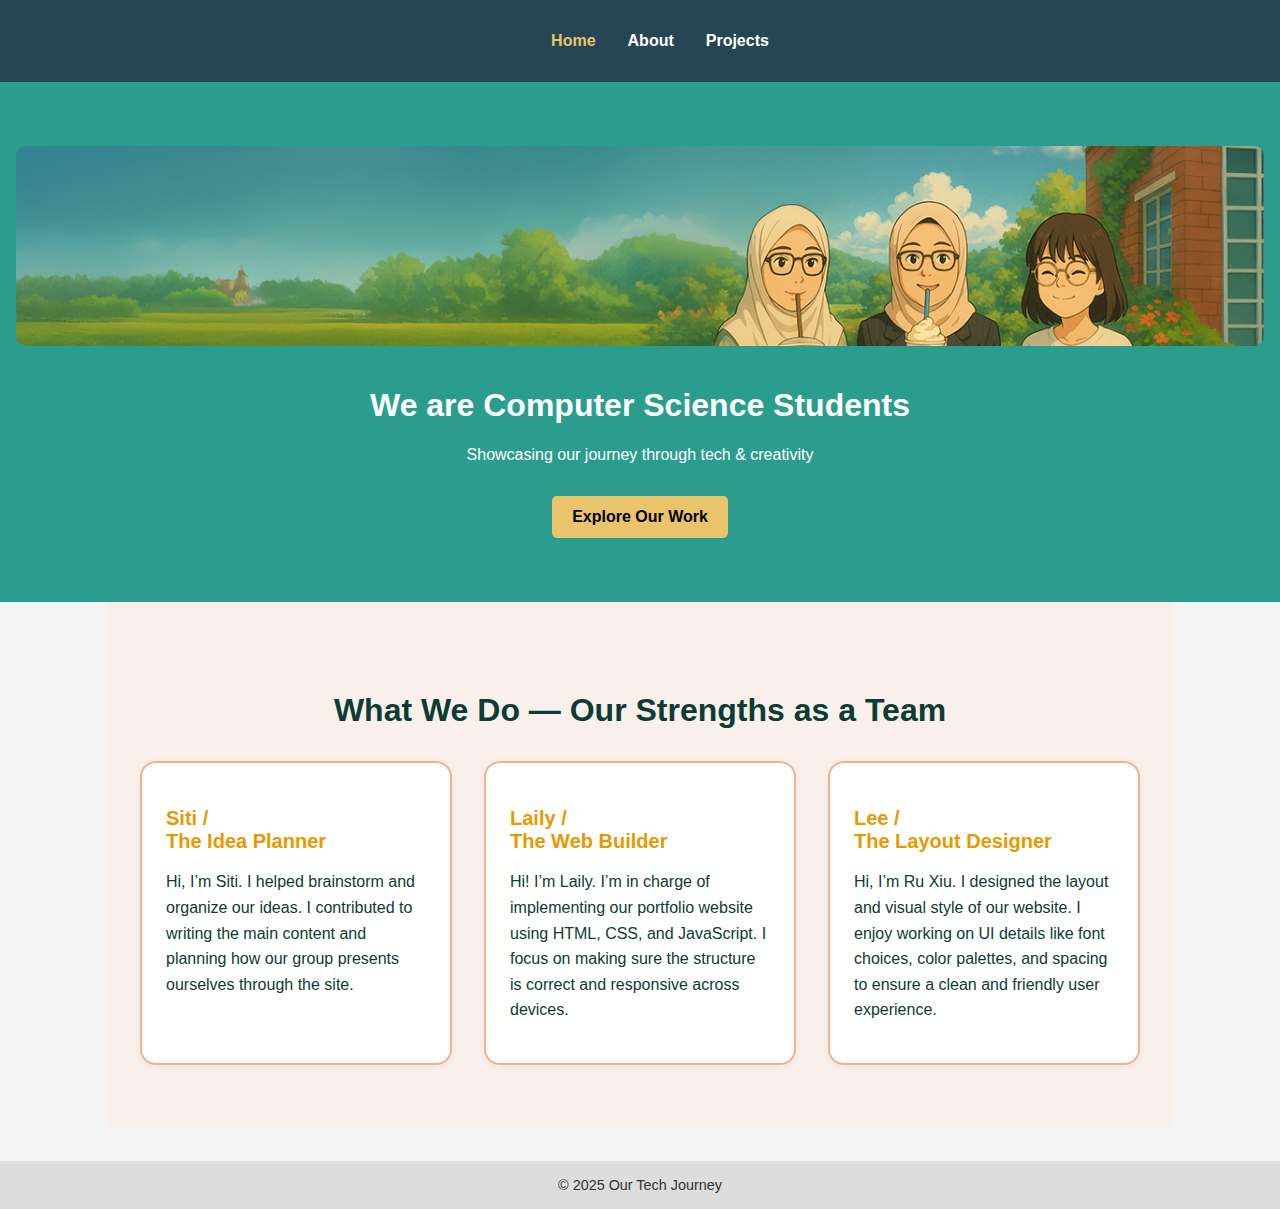
<file: index.html>
<!DOCTYPE html>
<html lang="en">
<head>
  <meta charset="UTF-8" />
  <meta name="viewport" content="width=device-width, initial-scale=1.0" />
  <title>Home - Our Tech Journey</title>
  <link rel="stylesheet" href="style.css" />
</head>
<body>
  <nav>
    <ul>
      <li><a href="index.html" class="active">Home</a></li>
      <li><a href="about.html">About</a></li>
      <li><a href="projects.html">Projects</a></li>
    </ul>
  </nav>

  <header class="hero">
    <img src="images/Home_Banner.png" alt="Home Banner" class="banner-img" />
    <h1>We are Computer Science Students</h1>
    <p>Showcasing our journey through tech & creativity</p>
    <a href="projects.html" class="btn-main">Explore Our Work</a>
  </header>

  <section class="team-section">
    <h2>What We Do — Our Strengths as a Team</h2>
    <div class="card-container">
      <div class="card">
        <h3 class="card-title">Siti /<br><span>The Idea Planner</span></h3>
        <p>Hi, I’m Siti. I helped brainstorm and organize our ideas. I contributed to writing the main content and planning how our group presents ourselves through the site.</p>
      </div>
      <div class="card">
        <h3 class="card-title">Laily /<br><span>The Web Builder</span></h3>
        <p>Hi! I’m Laily. I’m in charge of implementing our portfolio website using HTML, CSS, and JavaScript. I focus on making sure the structure is correct and responsive across devices.</p>
      </div>
      <div class="card">
        <h3 class="card-title">Lee /<br><span>The Layout Designer</span></h3>
        <p>Hi, I’m Ru Xiu. I designed the layout and visual style of our website. I enjoy working on UI details like font choices, color palettes, and spacing to ensure a clean and friendly user experience.</p>
      </div>
    </div>
  </section>
  
  <footer>
    &copy; 2025 Our Tech Journey
  </footer>
</body>
</html>
</file>
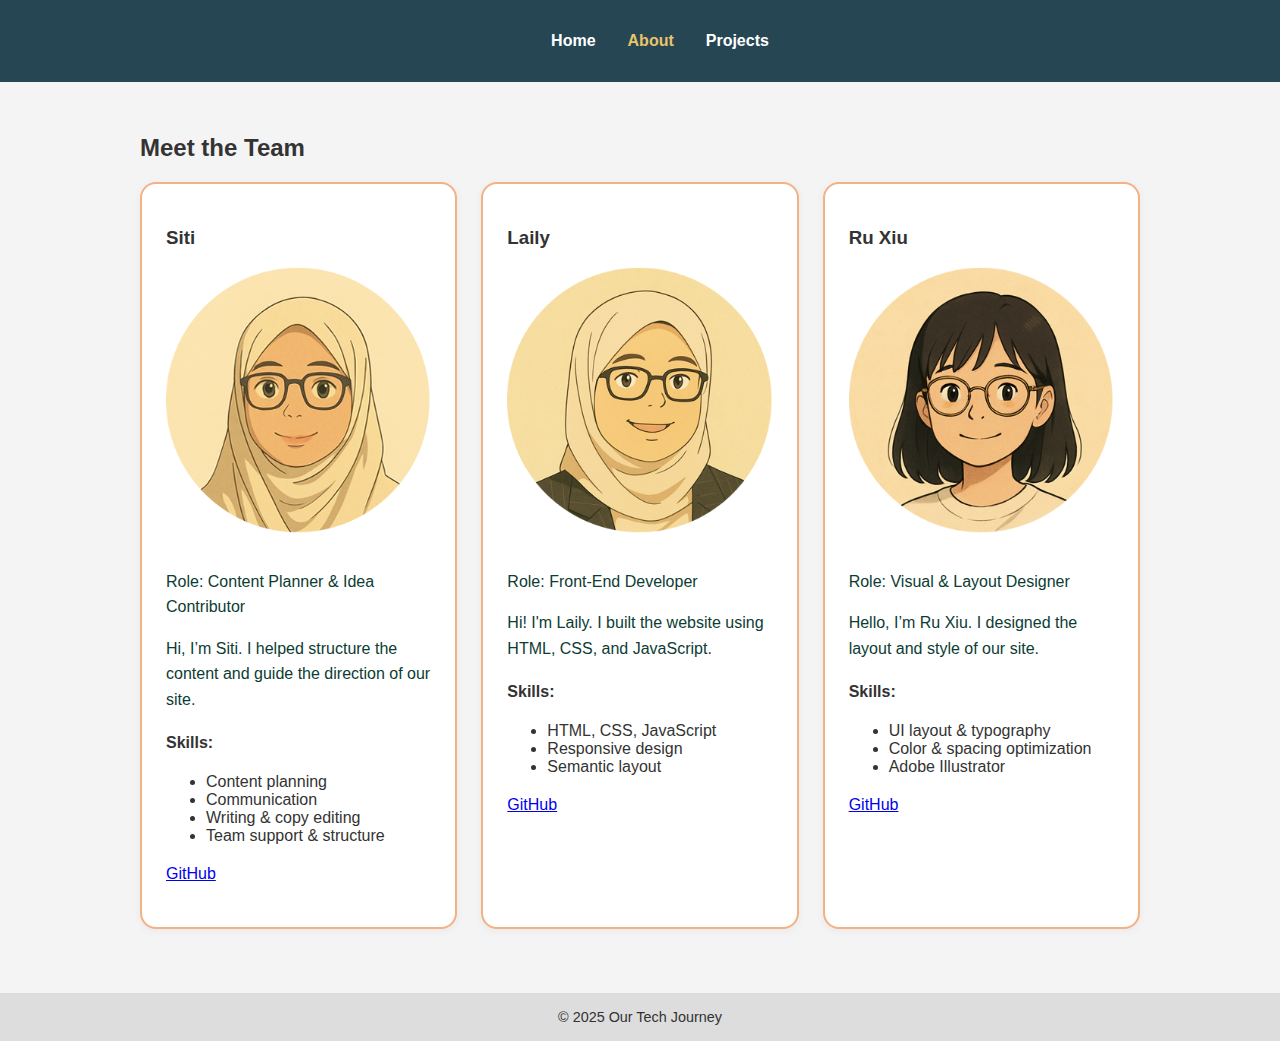
<file: about.html>
<!DOCTYPE html>
<html lang="en">
<head>
  <meta charset="UTF-8" />
  <meta name="viewport" content="width=device-width, initial-scale=1.0" />
  <title>About - Our Tech Journey</title>
  <link rel="stylesheet" href="style.css" />
</head>
<body>
  <nav>
    <ul>
      <li><a href="index.html">Home</a></li>
      <li><a href="about.html" class="active">About</a></li>
      <li><a href="projects.html">Projects</a></li>
    </ul>
  </nav>

  <section>
    <h2>Meet the Team</h2>
    <div class="team">
      <!-- Siti -->
      <div class="card">
        <h3>Siti</h3>
        <img src="images/Portrait_Siti.png" alt="Siti" class="profile-pic" />
        <p>Role: Content Planner & Idea Contributor</p>
        <p>Hi, I’m Siti. I helped structure the content and guide the direction of our site.</p>
        <h4>Skills:</h4>
        <ul>
          <li>Content planning</li>
          <li>Communication</li>
          <li>Writing & copy editing</li>
          <li>Team support & structure</li>
        </ul>
        <p><a href="https://github.com/siti" target="_blank">GitHub</a></p>
      </div>

      <!-- Laily -->
      <div class="card">
        <h3>Laily</h3>
        <img src="images/Portrait_Laily.png" alt="Laily" class="profile-pic" />
        <p>Role: Front-End Developer</p>
        <p>Hi! I'm Laily. I built the website using HTML, CSS, and JavaScript.</p>
        <h4>Skills:</h4>
        <ul>
          <li>HTML, CSS, JavaScript</li>
          <li>Responsive design</li>
          <li>Semantic layout</li>
        </ul>
        <p><a href="https://github.com/laily" target="_blank">GitHub</a></p>
      </div>

      <!-- Ru Xiu -->
      <div class="card">
        <h3>Ru Xiu</h3>
        <img src="images/Portrait_Lee.png" alt="Ru Xiu" class="profile-pic" />
        <p>Role: Visual & Layout Designer</p>
        <p>Hello, I’m Ru Xiu. I designed the layout and style of our site.</p>
        <h4>Skills:</h4>
        <ul>
          <li>UI layout & typography</li>
          <li>Color & spacing optimization</li>
          <li>Adobe Illustrator</li>
        </ul>
        <p><a href="https://github.com/ryussiyu" target="_blank">GitHub</a></p>
      </div>
    </div>
  </section>

  <footer>
    &copy; 2025 Our Tech Journey
  </footer>
</body>
</html>
</file>
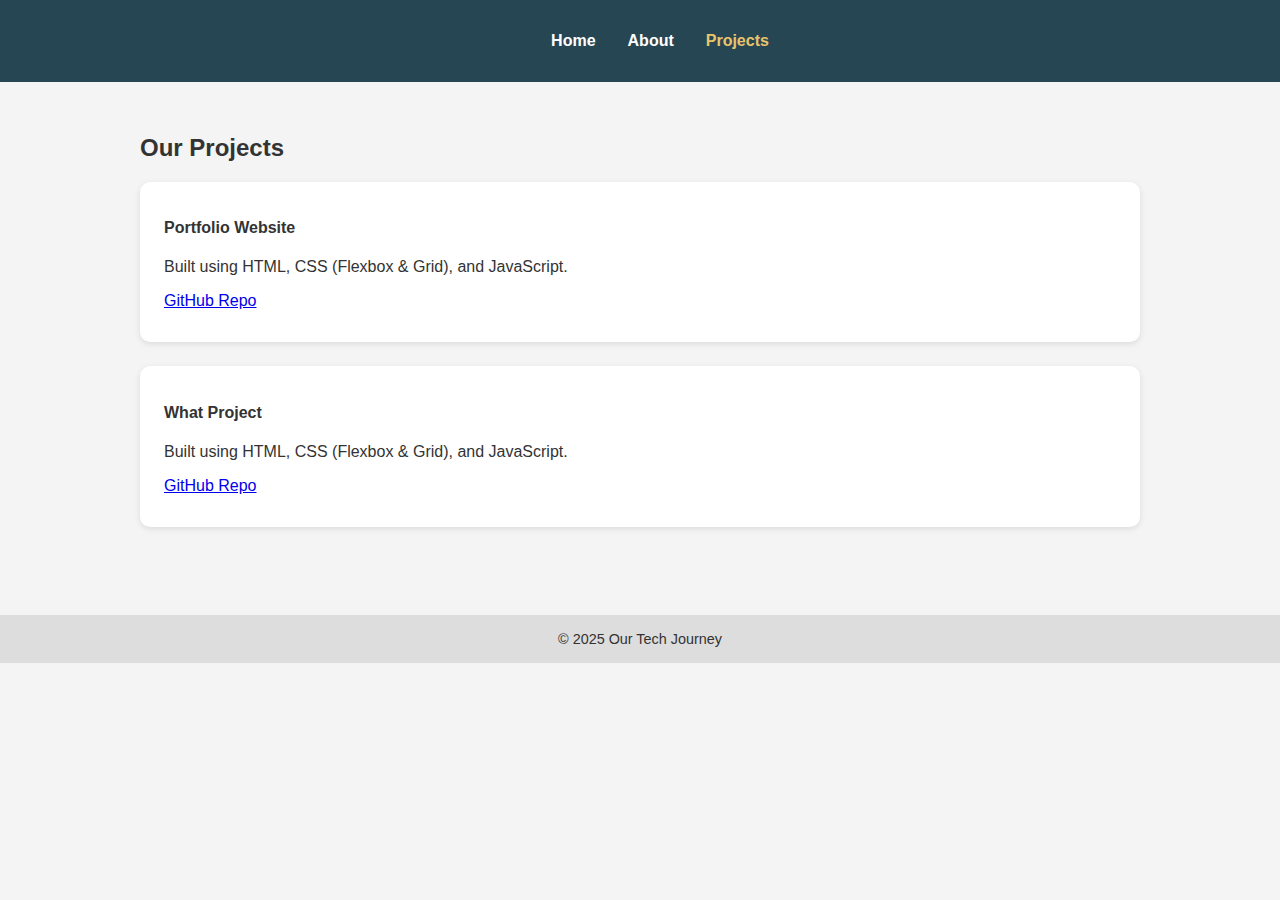
<file: projects.html>
<!DOCTYPE html>
<html lang="en">
<head>
  <meta charset="UTF-8" />
  <meta name="viewport" content="width=device-width, initial-scale=1.0" />
  <title>Projects - Our Tech Journey</title>
  <link rel="stylesheet" href="style.css" />
</head>
<body>
  <nav>
    <ul>
      <li><a href="index.html">Home</a></li>
      <li><a href="about.html">About</a></li>
      <li><a href="projects.html" class="active">Projects</a></li>
    </ul>
  </nav>

  <section>
    <h2>Our Projects</h2>
    <div class="project">
      <h4>Portfolio Website</h4>
      <p>Built using HTML, CSS (Flexbox & Grid), and JavaScript.</p>
      <p><a href="https://github.com/yourteam/portfolio" target="_blank">GitHub Repo</a></p>
    </div>

    <div class="project">
      <h4>What Project</h4>
      <p>Built using HTML, CSS (Flexbox & Grid), and JavaScript.</p>
      <p><a href="https://github.com/yourteam/what" target="_blank">GitHub Repo</a></p>
    </div>
  </section>

  <footer>
    &copy; 2025 Our Tech Journey
  </footer>
</body>
</html>
</file>
<file: style.css>
:root {
    --primary: #2a9d8f;
    --secondary: #264653;
    --bg: #f4f4f4;
    --text: #333;
    --accent: #e9c46a;
    --white: #fff;
  }
  
  body {
    margin: 0;
    font-family: 'Segoe UI', sans-serif;
    background: var(--bg);
    color: var(--text);
  }
  
  nav {
    background: var(--secondary);
    padding: 1rem;
  }
  
  nav ul {
    list-style: none;
    display: flex;
    justify-content: center;
    gap: 2rem;
  }
  
  nav a {
    color: #fff;
    text-decoration: none;
    font-weight: bold;
  }
  
  nav a.active,
  nav a:hover {
    color: var(--accent);
  }
  
  .hero {
    text-align: center;
    padding: 4rem 1rem;
    background: var(--primary);
    color: var(--white);
  }
  
  .btn-main {
    display: inline-block;
    background: var(--accent);
    color: #000;
    padding: 0.75rem 1.25rem;
    margin-top: 1rem;
    border-radius: 5px;
    text-decoration: none;
    font-weight: bold;
  }
  
  section {
    padding: 2rem 1rem;
    max-width: 1000px;
    margin: auto;
  }
  
  .team {
    display: grid;
    grid-template-columns: repeat(auto-fit, minmax(280px, 1fr));
    gap: 1.5rem;
  }
  
  .card {
    background: var(--white);
    padding: 1.5rem;
    border-radius: 10px;
    box-shadow: 0 2px 8px rgba(0,0,0,0.1);
  }
  
  .project {
    background: var(--white);
    padding: 1rem 1.5rem;
    border-radius: 10px;
    margin-bottom: 1.5rem;
    box-shadow: 0 2px 6px rgba(0,0,0,0.1);
  }
  
  footer {
    text-align: center;
    padding: 1rem;
    background: #ddd;
    font-size: 0.9rem;
    margin-top: 2rem;
  }

  .profile-pic {
    width: 100%;
    height: auto;
    max-height: 300px;
    object-fit: cover;
    border-radius: 10px;
    margin-bottom: 1rem;
  }

  .banner-img {
    width: 100%;
    max-height: 300px;
    object-fit: cover;
    border-radius: 10px;
    margin-bottom: 1rem;
  }
    
  .team-section {
    background-color: #f9f0eb;
    padding: 4rem 2rem;
    display: flex;
    flex-direction: column;
    align-items: center; /* Center all content inside vertically */
    text-align: center;
  }
  
  .team-section h2 {
    font-size: 2rem;
    color: #0c3c34;
    margin-bottom: 2rem;
    max-width: 800px;
  }
  
  .card-container {
    display: grid;
    grid-template-columns: repeat(auto-fit, minmax(280px, 1fr));
    gap: 2rem;
    width: 100%;
    max-width: 1000px;
    justify-items: center; /* Ensures cards are centered in each grid cell */
  }
  
  
  .card {
    background-color: white;
    border: 2px solid #f4b183;
    border-radius: 1rem;
    padding: 1.5rem;
    max-width: 300px;
    text-align: left;
    box-shadow: 0 2px 8px rgba(0, 0, 0, 0.05);
  }
  
  .card-title {
    color: #e69a00;
    font-size: 1.25rem;
    margin-bottom: 1rem;
  }
  
  .card-title span {
    font-weight: bold;
  }
  
  .card p {
    color: #0c3c34;
    line-height: 1.6;
  }
  
  .team-section {
    background-color: #f9f0eb;
    padding: 4rem 2rem;
    display: flex;
    flex-direction: column;
    align-items: center; /* Center all content inside vertically */
    text-align: center;
  }
  
  .team-section h2 {
    font-size: 2rem;
    color: #0c3c34;
    margin-bottom: 2rem;
    max-width: 800px;
  }
  
  .card-container {
    display: grid;
    grid-template-columns: repeat(auto-fit, minmax(280px, 1fr));
    gap: 2rem;
    width: 100%;
    max-width: 1000px;
    justify-items: center; /* Ensures cards are centered in each grid cell */
  }

  .banner-img {
    width: 100%;
    max-height: 200px;
    object-fit: cover;
    border-radius: 10px;
    margin-bottom: 1rem;
  }
</file>
